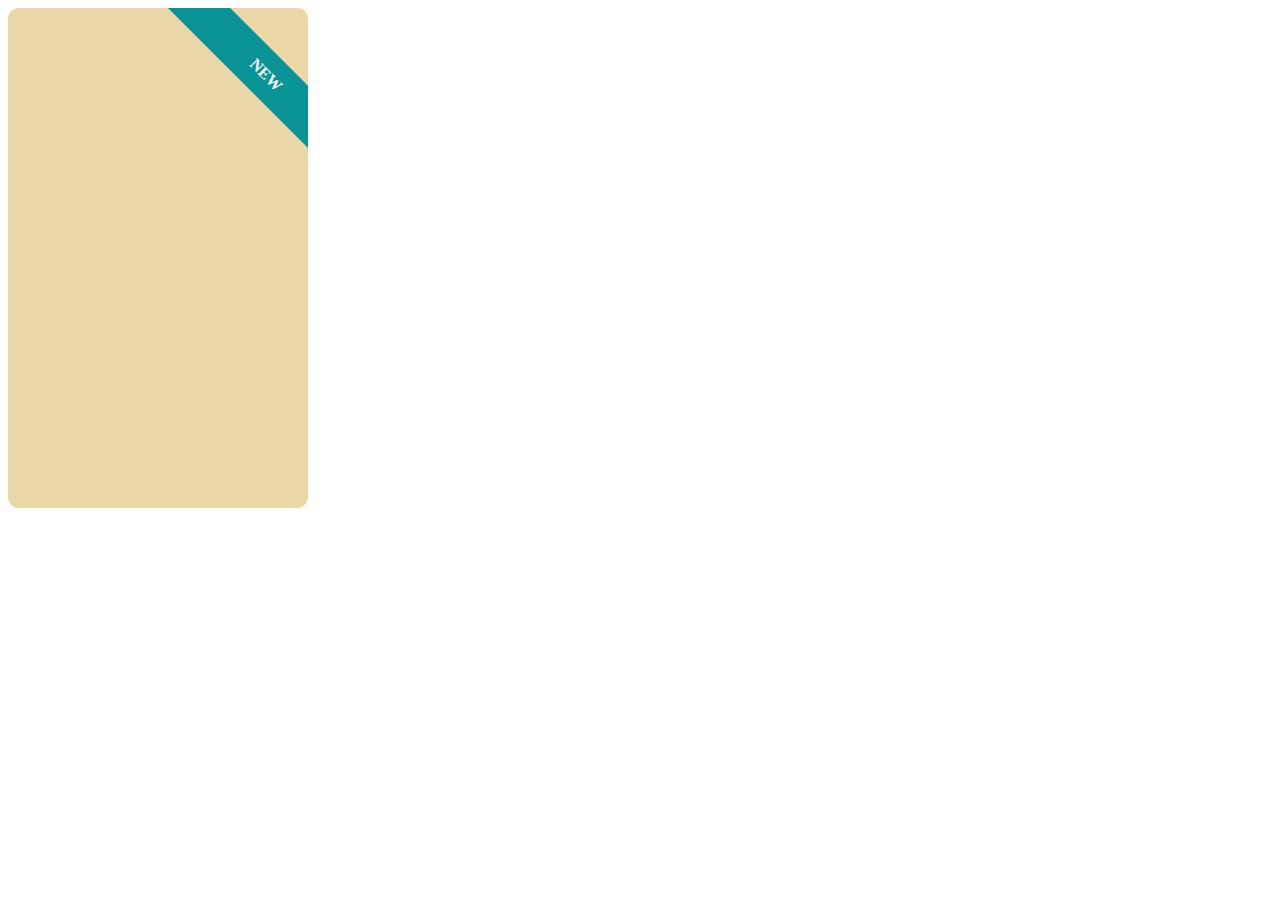
<file: for-image/corner-ribbon/index.html>
<!DOCTYPE html>
<html lang="en">
	<head>
		<meta charset="UTF-8" />
		<meta http-equiv="X-UA-Compatible" content="IE=edge" />
		<meta name="viewport" content="width=device-width, initial-scale=1.0" />
		<link rel="stylesheet" href="style.css" />
		<title>Corner Ribbon</title>
	</head>
	<body>
		<div class="box"></div>
	</body>
</html>
</file>
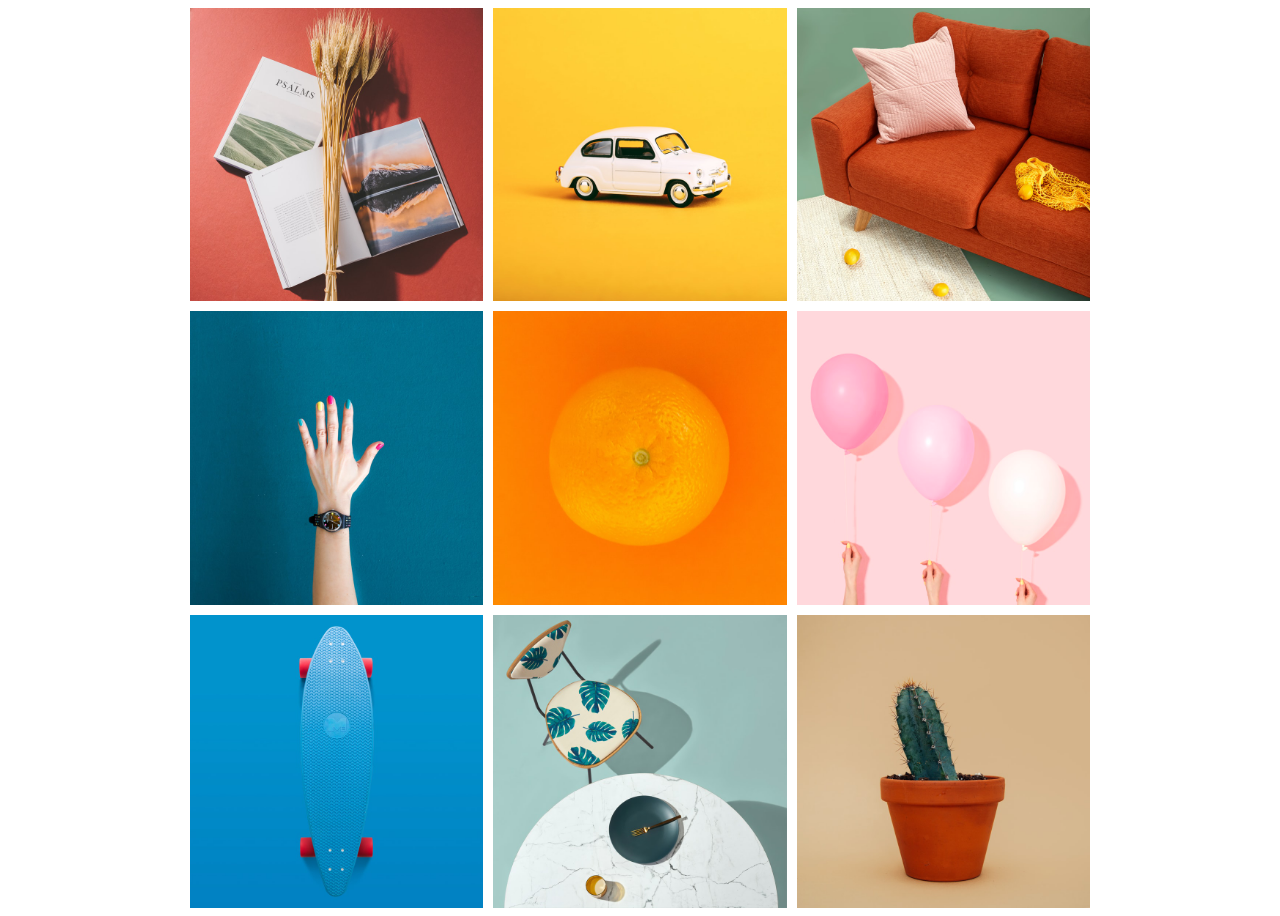
<file: for-image/zoom-in/index.html>
<!DOCTYPE html>
<html lang="en">
	<head>
		<meta charset="UTF-8" />
		<meta http-equiv="X-UA-Compatible" content="IE=edge" />
		<meta name="viewport" content="width=device-width, initial-scale=1.0" />
		<link rel="stylesheet" href="style.css" />
		<title>Zoom In</title>
	</head>
	<body>
		<div class="gallery">
			<figure class="gallery-item">
				<img src="../../imgs/1.jpeg" alt="interior" class="gallery-img" />
			</figure>
			<figure class="gallery-item">
				<img src="../../imgs/2.jpeg" alt="interior" class="gallery-img" />
			</figure>
			<figure class="gallery-item">
				<img src="../../imgs/3.jpeg" alt="interior" class="gallery-img" />
			</figure>
			<figure class="gallery-item">
				<img src="../../imgs/4.jpeg" alt="interior" class="gallery-img" />
			</figure>
			<figure class="gallery-item">
				<img src="../../imgs/5.jpeg" alt="interior" class="gallery-img" />
			</figure>
			<figure class="gallery-item">
				<img src="../../imgs/6.jpeg" alt="interior" class="gallery-img" />
			</figure>
			<figure class="gallery-item">
				<img src="../../imgs/7.jpeg" alt="interior" class="gallery-img" />
			</figure>
			<figure class="gallery-item">
				<img src="../../imgs/8.jpeg" alt="interior" class="gallery-img" />
			</figure>
			<figure class="gallery-item">
				<img src="../../imgs/9.jpeg" alt="interior" class="gallery-img" />
			</figure>
		</div>
	</body>
</html>
</file>
<file: for-image/corner-ribbon/style.css>
.box {
	width: 300px;
	height: 500px;
	background-color: #e9d8a6;
	position: relative;
	overflow: hidden;
	border-radius: 11px;
}

.box::after {
	position: absolute;
	top: 9%;
	right: -35%;
	content: 'new';
	text-transform: uppercase;
	font-size: 16px;
	font-weight: 700;
	color: #fff;
	background-color: #0a9396;
	padding: 0.8rem 8rem;
	transform: rotate(45deg);
}
</file>
<file: for-image/zoom-in/style.css>
.gallery {
	margin: auto;
	width: 900px;
	display: grid;
	grid-template-columns: repeat(3, 1fr);
	gap: 10px;
}

.gallery-item {
	overflow: hidden;
	margin: 0;
}

.gallery-img {
	display: block;
	width: 100%;
	transition: all 0.3s;
	gap: 10px;
}

.gallery-img:hover {
	transform: scale(1.1);
}
</file>
